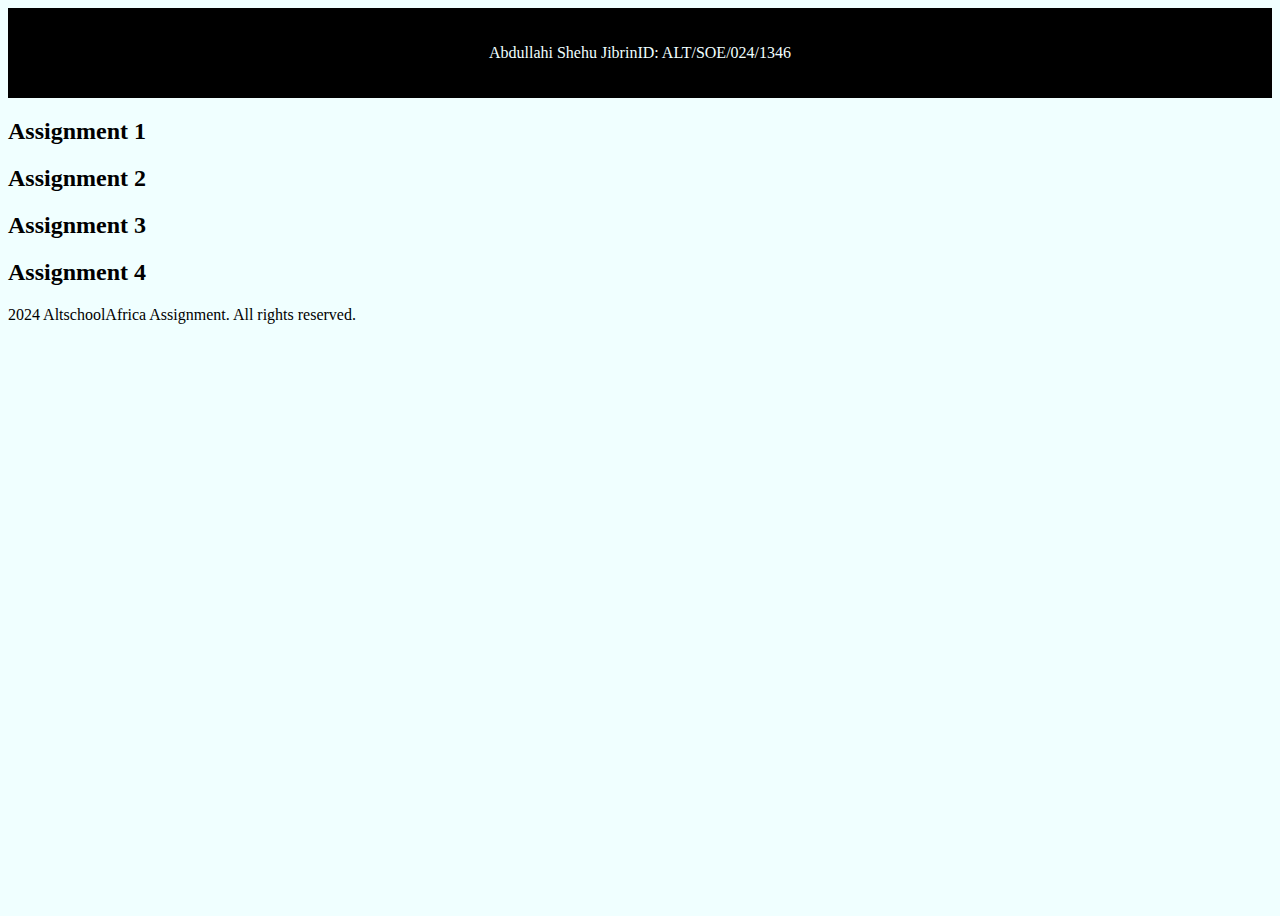
<file: Assignment/index.html>
<!DOCTYPE html>
<html lang="en">
<head>
    <meta charset="UTF-8">
    <meta name="viewport" content="width=device-width, initial-scale=1.0">
    <title>Assignment</title>
    <link rel="stylesheet" href="style.css">
</head>
<body>
    <div class="header">
        <header>
            <p>Abdullahi Shehu Jibrin</p>
        </br>
            <p>ID: ALT/SOE/024/1346</p>
        </header>
    </div>
    <div class="ass-1-4">
        <div class="Ass-1">
            <h2>Assignment 1</h2>
        </div>
        <div class="Ass-2">
            <h2>Assignment 2</h2>
        </div>
        <div class="Ass-3">
            <h2>Assignment 3</h2>
        </div>
        <div class="Ass-4">
            <h2>Assignment 4</h2>
        </div>
    </div>
        <div class="footer">
            <p>2024 AltschoolAfrica Assignment. All rights reserved.</p>
        </div>
          
        
    
</body>
</html>
</file>
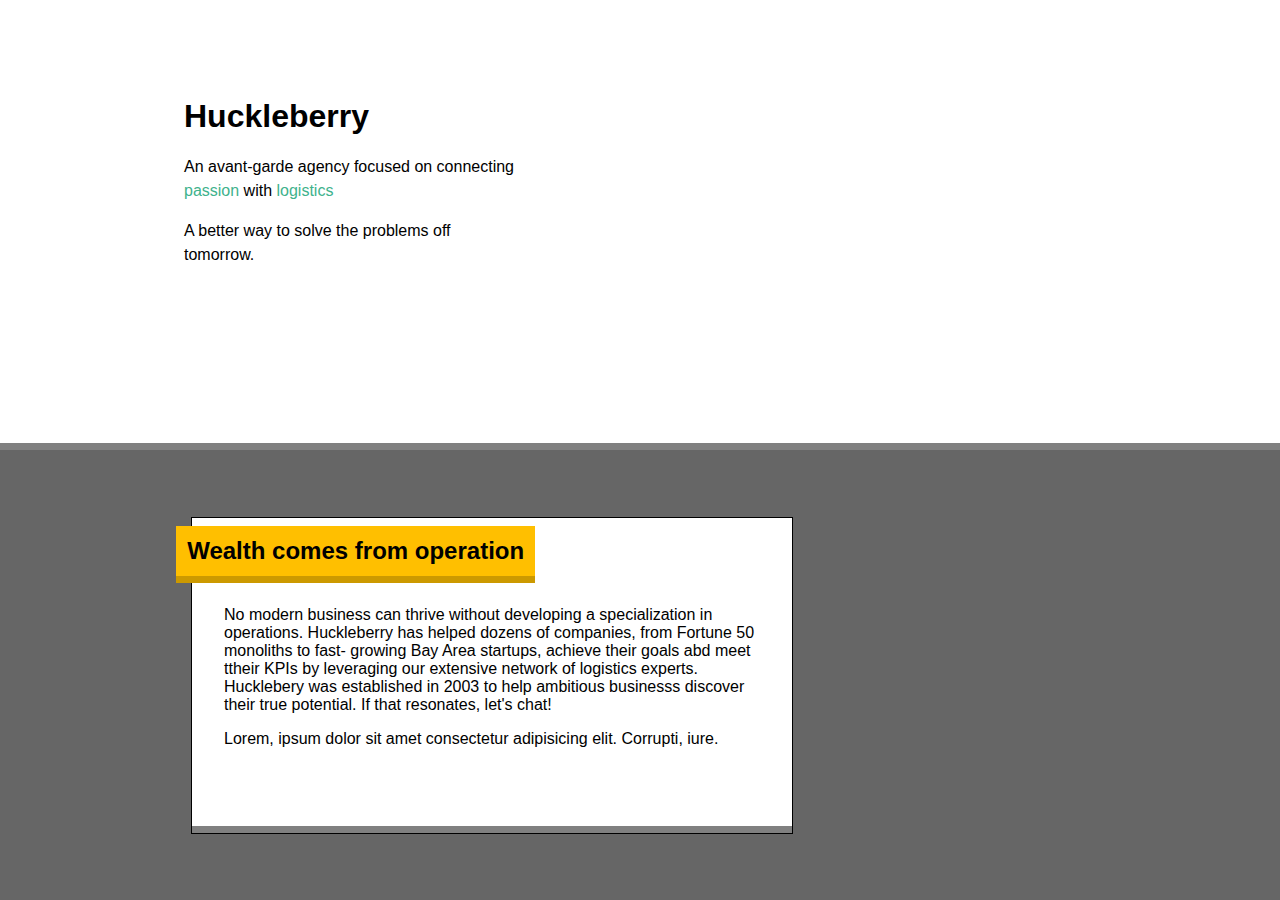
<file: Assignment/ass 2/index.html>
<!DOCTYPE html>
<html lang="en">
  <head>
    <meta charset="UTF-8" />
    <meta name="viewport" content="width=device-width, initial-scale=1.0" />
    <link rel="stylesheet" href="style.css" />
    <title>Abtech-ass2</title>
  </head>
  <body>
    <main>
      <section class="top">
        <div class="top-text">
          <h1>Huckleberry</h1>
          <div class="p-tag">
            <p>
              An avant-garde agency focused on connecting <br />
              <span>passion</span> with <span>logistics</span>
            </p>
            <p>
              A better way to solve the problems off <br />
              tomorrow.
            </p>
          </div>
        </div>
      </section>

      <section class="bottom">
        <div class="bottom-text-container">
          <div class="bottom-text">
            <h2>Wealth comes from operation</h2>
            <div class="bottom-p-tag">
              <p>
                No modern business can thrive without developing a
                specialization in operations. Huckleberry has helped dozens of
                companies, from Fortune 50 monoliths to fast- growing Bay Area
                startups, achieve their goals abd meet ttheir KPIs by leveraging
                our extensive network of logistics experts.
                <br />
                Hucklebery was established in 2003 to help ambitious businesss
                discover their true potential. If that resonates, let's chat!
              </p>
              <p>
                Lorem, ipsum dolor sit amet consectetur adipisicing elit.
                Corrupti, iure.
              </p>
            </div>
          </div>
        </div>
      </section>
    </main>
  </body>
</html>
</file>
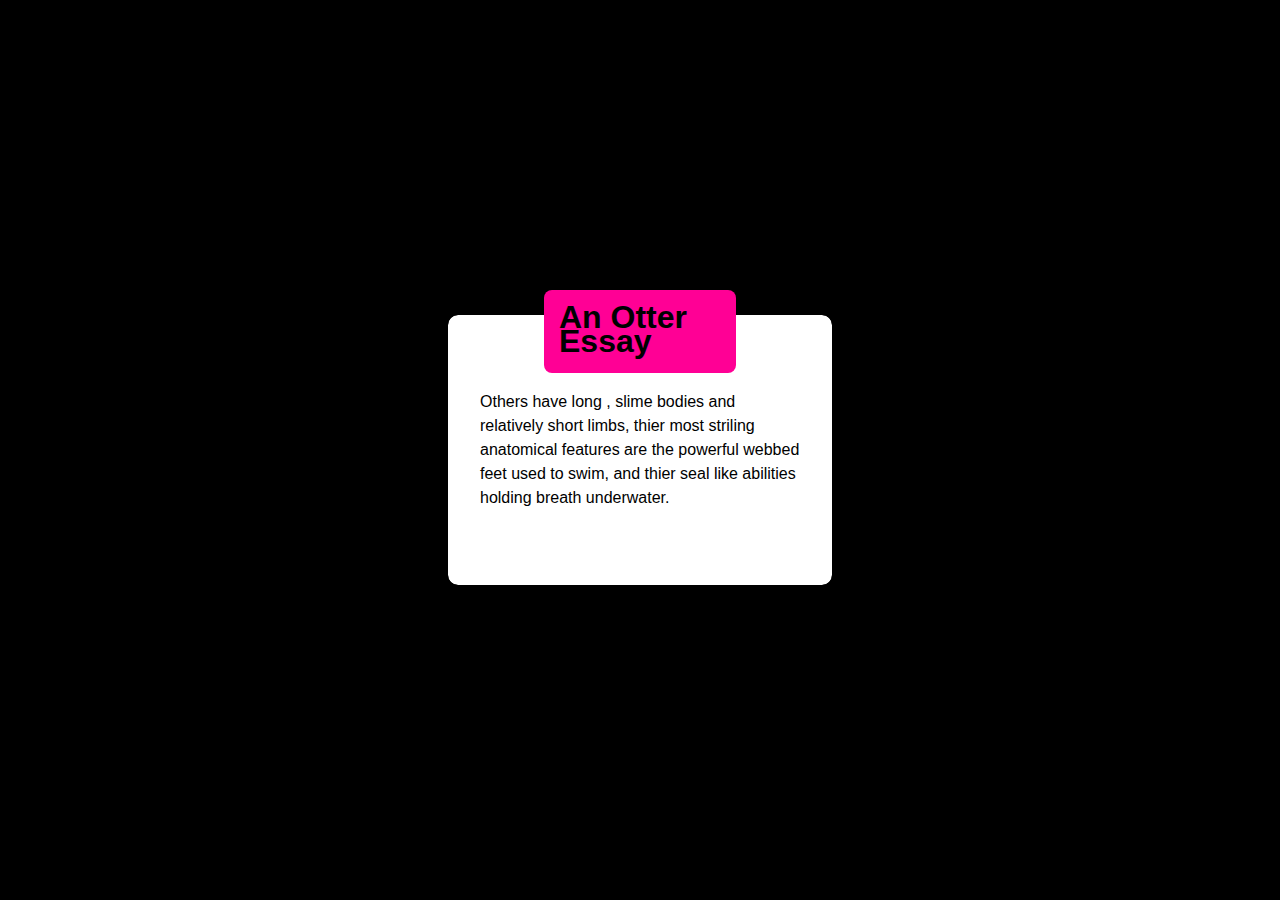
<file: Assignment/ass1/index.html>
<!DOCTYPE html>
<html lang="en">
  <head>
    <meta charset="UTF-8" />
    <meta name="viewport" content="width=device-width, initial-scale=1.0" />
    <link rel="stylesheet" href="style.css" />
    <title>Abtech-ass1</title>
  </head>
  <body>
    <main>
      <section class="pink-side">
        <h1>An Otter Essay</h1>
      </section>
      <section>
        <p>
          Others have long , slime bodies and relatively short limbs, thier most
          striling anatomical features are the powerful webbed feet used to
          swim, and thier seal like abilities holding breath underwater.
        </p>
      </section>
    </main>
  </body>
</html>
</file>
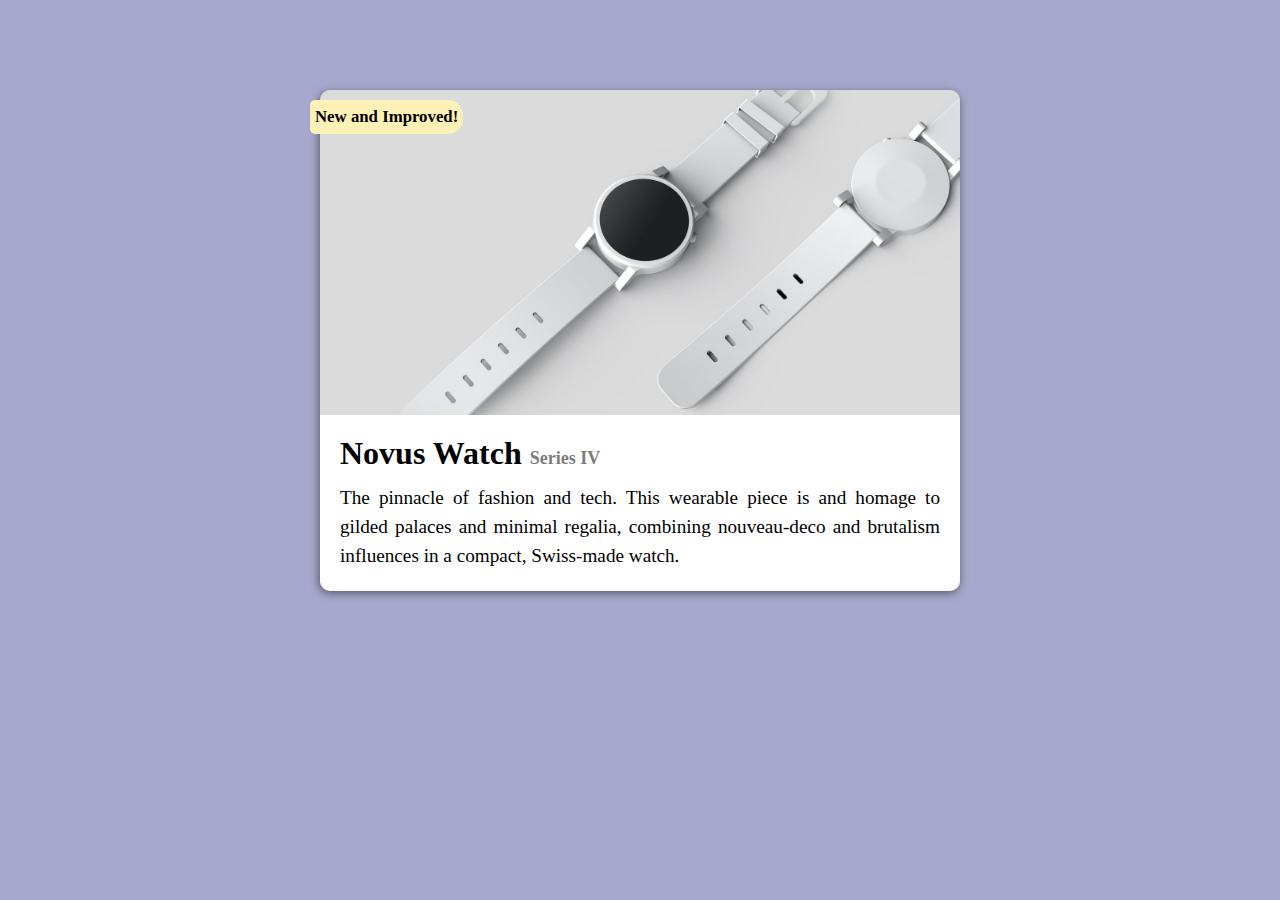
<file: Assignment/ass3/index.html>
<!DOCTYPE html>
<html lang="en">
  <head>
    <meta charset="UTF-8" />
    <meta http-equiv="X-UA-Compatible" content="IE=edge" />
    <meta name="viewport" content="width=device-width, initial-scale=1.0" />
    <link rel="stylesheet" href="style.css" />
    <title>Abtech-ass3</title>
  </head>
  <body>
    <section class="main-box">
      
      <div class="image">
        <img src="Asset/Watch.jpg" alt="Watch" />
      </div>

      <div class="new">
        <h2>New and Improved!</h2>
      </div>

      <div class="text">
        <h1>Novus Watch <span>Series IV</span></h1>
        <p>
          The pinnacle of fashion and tech. This wearable piece is and homage to
          gilded palaces and minimal regalia, combining nouveau-deco and
          brutalism influences in a compact, Swiss-made watch.
        </p>
      </div>
    </section>
  </body>
</html>
</file>
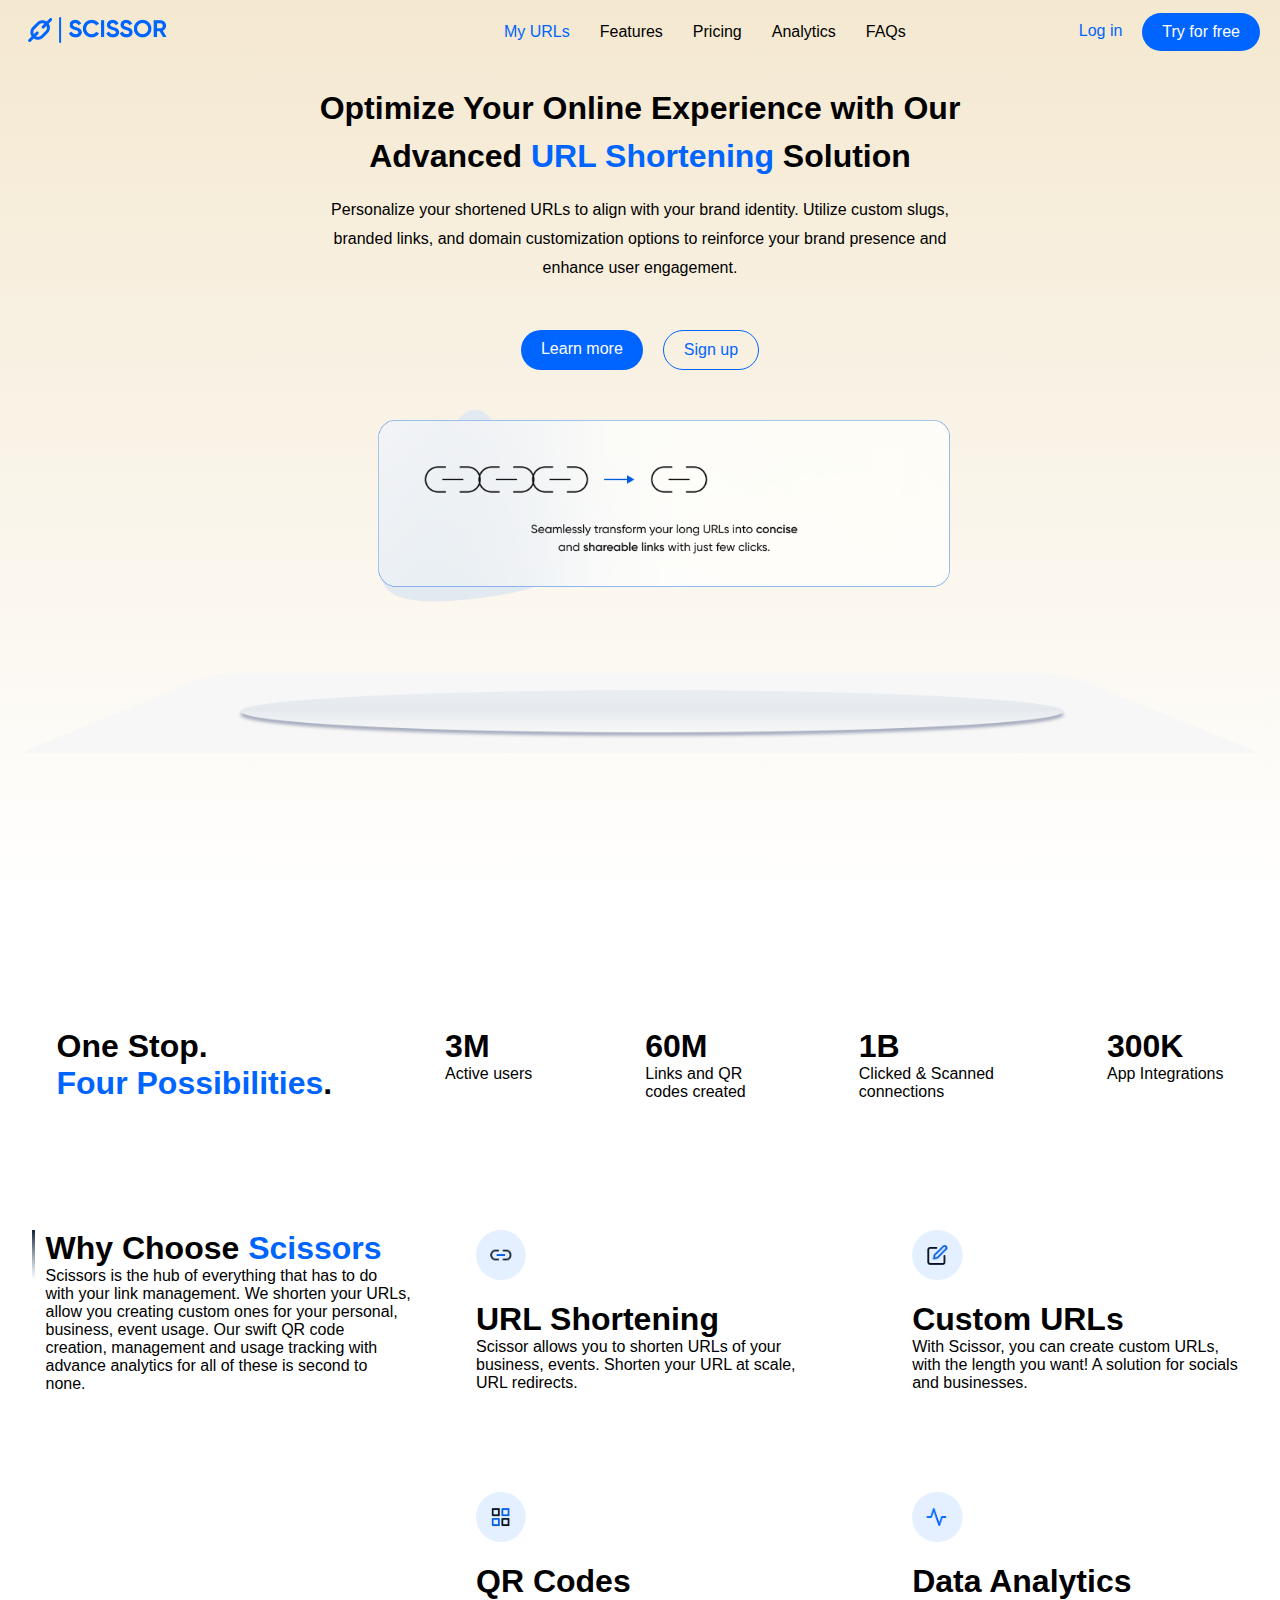
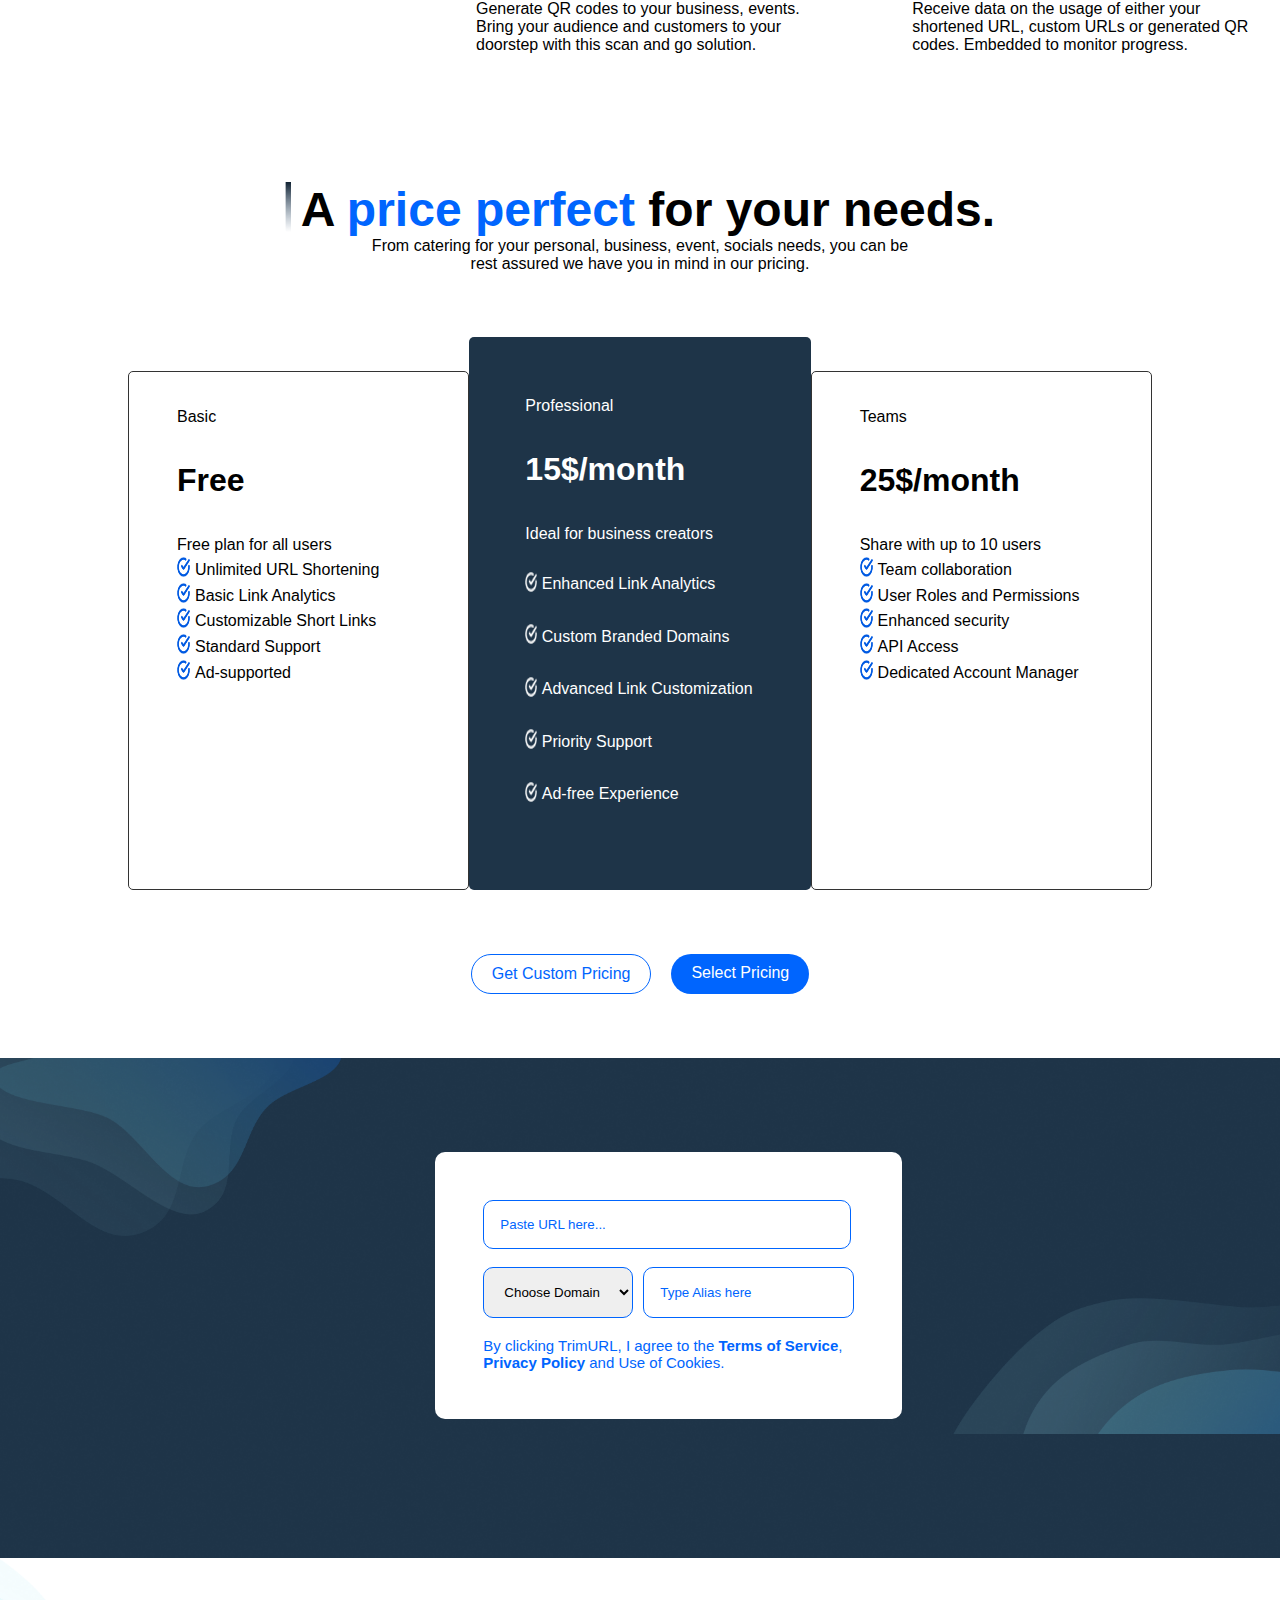
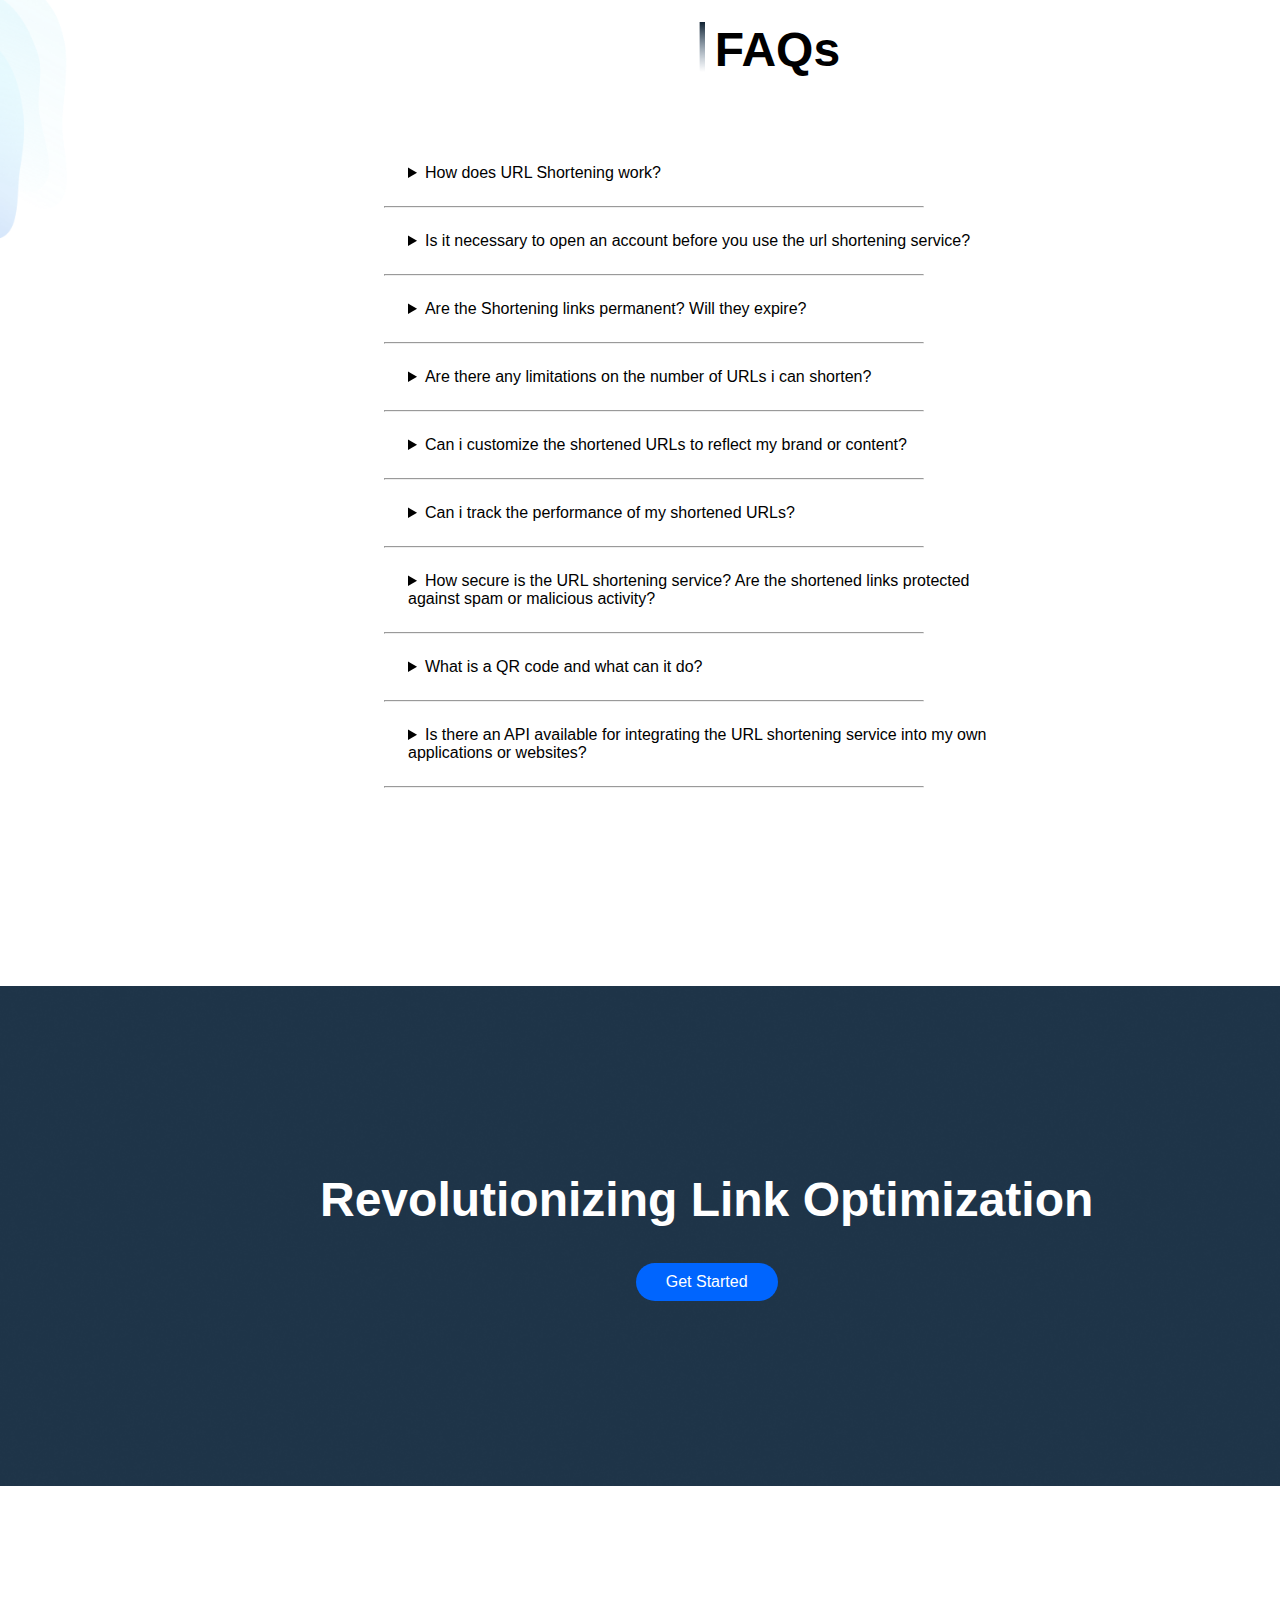
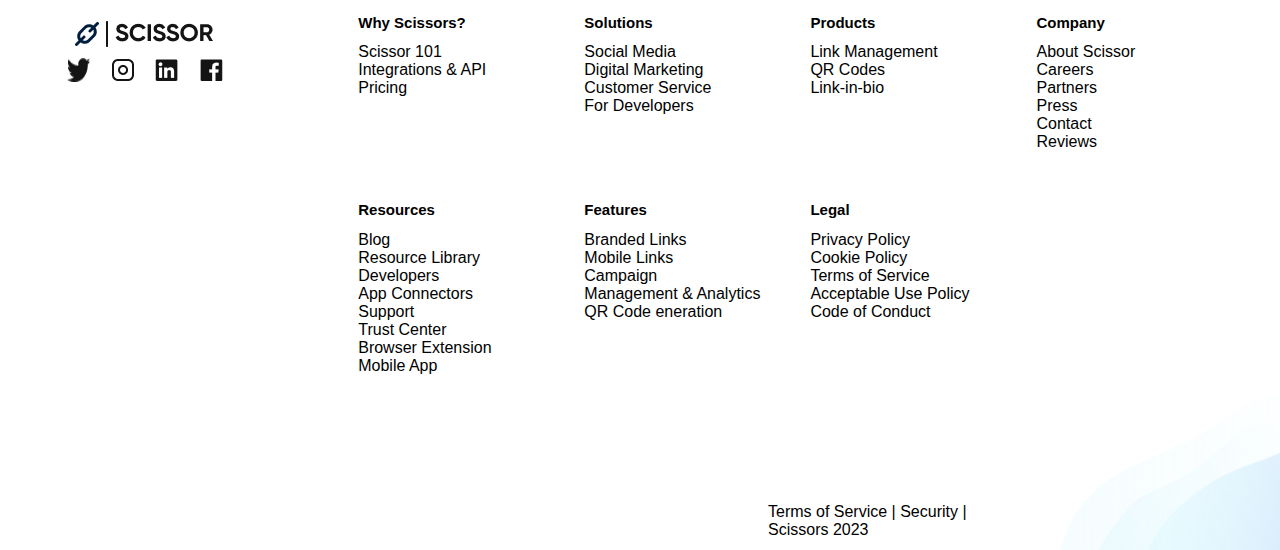
<file: Assignment/ass6/Index.html>
<!DOCTYPE html>
<html lang="en">
  <head>
    <meta charset="UTF-8" />
    <meta name="viewport" content="width=device-width, initial-scale=1.0" />
    <title>Document</title>
    <link rel="stylesheet" href="Style.css" />
  </head>
  <body>
    <section id="Landing-page">
      <nav>
        <!-- Logo -->
        <div class="logo">
          <img src="Assets/Logo (2).png" alt="Logo" />
        </div>
      
        <!-- Hamburger Icon -->
        <div class="hamburger" id="hamburger">
          <span></span>
          <span></span>
          <span></span>
        </div>
      
        <!-- Nav links -->
        <div class="nav-links" id="navLinks">
          <ul>
            <li><a href="#" class="Active">My URLs</a></li>
            <li><a href="#">Features</a></li>
            <li><a href="#">Pricing</a></li>
            <li><a href="#">Analytics</a></li>
            <li><a href="#">FAQs</a></li>
          </ul>
        </div>
      
        <!-- Signup button -->
        <div class="Accounts">
          <a href="#">Log in</a>
          <a href="#">Try for free</a>
        </div>
      </nav>
      

      <!-- body -->
      <div class="Hero-text">
        <h1>
          Optimize Your Online Experience with Our <br />
          Advanced <span>URL Shortening</span> Solution
        </h1>
        <p>
          Personalize your shortened URLs to align with your brand identity.
          Utilize custom slugs, <br />
          branded links, and domain customization options to reinforce your
          brand presence and <br />
          enhance user engagement.
        </p>

        <div class="Hero-Accounts">
          <a href="#">Learn more</a>
          <a href="#">Sign up</a>
        </div>

        <div class="Hero-img">
          <img src="Assets/Group 2.png" alt="Image" />
          <img src="Assets/Group 3.png" alt="Image" />
        </div>
      </div>
    </section>

    <!-- Section 2 -->
    <section>
      <div class="Section2">
        <div>
          <h1>
            One Stop. <br />
            <span>Four Possibilities</span>.
          </h1>
        </div>

        <div>
          <h1>3M</h1>
          <p>Active users</p>
        </div>

        <div>
          <h1>60M</h1>
          <p>
            Links and QR <br />
            codes created
          </p>
        </div>

        <div>
          <h1>1B</h1>
          <p>
            Clicked & Scanned <br />
            connections
          </p>
        </div>

        <div>
          <h1>300K</h1>
          <p>App Integrations</p>
        </div>
      </div>
    </section>

    <!-- Section 3 -->
    <section id="Section3">
      <div class="Section3">
        <div class="Scissors-heading">
          <img src="Assets/Line 70.png" alt="Line" width="1%" height="50vh" />
          <div>
            <h1>Why Choose <span>Scissors</span></h1>
            <p>
              Scissors is the hub of everything that has to do <br />
              with your link management. We shorten your URLs, <br />
              allow you creating custom ones for your personal, <br />
              business, event usage. Our swift QR code <br />
              creation, management and usage tracking with <br />
              advance analytics for all of these is second to <br />
              none.
            </p>
          </div>
        </div>

        <!--  -->
        <div class="Section3-Groups">
          <div>
            <img
              src="Assets/Group 6.png"
              class="Section3-icons"
              alt="Url"
              width="15%" />
            <h1>URL Shortening</h1>
            <p>
              Scissor allows you to shorten URLs of your <br />
              business, events. Shorten your URL at scale, <br />
              URL redirects.
            </p>
          </div>
          <div>
            <img
              src="Assets/Frame 1000001695.png"
              class="Section3-icons"
              alt="Custom"
              width="15%" />
            <h1>Custom URLs</h1>
            <p>
              With Scissor, you can create custom URLs, <br />
              with the length you want! A solution for socials <br />
              and businesses.
            </p>
          </div>
          <div>
            <img
              src="Assets/Frame 1000001695 (1).png"
              class="Section3-icons"
              alt="QR codes"
              width="15%" />
            <h1>QR Codes</h1>
            <p>
              Generate QR codes to your business, events. <br />
              Bring your audience and customers to your <br />
              doorstep with this scan and go solution.
            </p>
          </div>
          <div>
            <img
              src="Assets/Frame 1000001718.png"
              class="Section3-icons"
              alt="Analytics"
              width="15%" />
            <h1>Data Analytics</h1>
            <p>
              Receive data on the usage of either your <br />
              shortened URL, custom URLs or generated QR <br />
              codes. Embedded to monitor progress.
            </p>
          </div>
        </div>
      </div>
    </section>

    <!-- Secton 4 -->
    <section id="Section4">
      <div class="Section4">
        <div class="price-perfect">
          <img src="Assets/Line 70.png" alt="Line" width=".6%" height="50vh" />
          <h1>A <span>price perfect</span> for your needs.</h1>
        </div>
        <p>
          From catering for your personal, business, event, socials needs, you
          can be <br />
          rest assured we have you in mind in our pricing.
        </p>
      </div>

      <!-- Cards -->
      <div class="Section4-cards">
        <div class="card1">
          <p>Basic</p>
          <br />
          <h1>Free</h1>
          <br />
          <p>Free plan for all users</p>
          <div>
            <div class="plans">
              <img
                src="Assets/check-circle.png"
                alt="Check-circle"
                width="5%"
                height="20vh" />
              <p>Unlimited URL Shortening</p>
            </div>
            <div class="plans">
              <img
                src="Assets/check-circle.png"
                alt="Check-circle"
                width="5%"
                height="20vh" />
              <p>Basic Link Analytics</p>
            </div>
            <div class="plans">
              <img
                src="Assets/check-circle.png"
                alt="Check-circle"
                width="5%"
                height="20vh" />
              <p>Customizable Short Links</p>
            </div>
            <div class="plans">
              <img
                src="Assets/check-circle.png"
                alt="Check-circle"
                width="5%"
                height="20vh" />
              <p>Standard Support</p>
            </div>
            <div class="plans">
              <img
                src="Assets/check-circle.png"
                alt="Check-circle"
                width="5%"
                height="20vh" />
              <p>Ad-supported</p>
            </div>
          </div>
        </div>

        <!-- card 2 -->
        <div class="card2">
          <p class="ideal">Professional</p>
          <br />
          <h1 class="amount">15$/month</h1>
          <br />
          <p class="ideal">Ideal for business creators</p>
          <br />
          <div>
            <div class="plans2">
              <img
                src="Assets/check-circle2.png"
                alt="Check-circle"
                width="5%"
                height="20vh" />
              <p>Enhanced Link Analytics</p>
            </div>
            <div class="plans2">
              <img
                src="Assets/check-circle2.png"
                alt="Check-circle"
                width="5%"
                height="20vh" />
              <p>Custom Branded Domains</p>
            </div>
            <div class="plans2">
              <img
                src="Assets/check-circle2.png"
                alt="Check-circle"
                width="5%"
                height="20vh" />
              <p>Advanced Link Customization</p>
            </div>
            <div class="plans2">
              <img
                src="Assets/check-circle2.png"
                alt="Check-circle"
                width="5%"
                height="20vh" />
              <p>Priority Support</p>
            </div>
            <div class="plans2">
              <img
                src="Assets/check-circle2.png"
                alt="Check-circle"
                width="5%"
                height="20vh" />
              <p>Ad-free Experience</p>
            </div>
          </div>
        </div>

        <!-- Card 3 -->
        <div class="card1">
          <p>Teams</p>
          <br />
          <h1>25$/month</h1>
          <br />
          <p>Share with up to 10 users</p>
          <div>
            <div class="plans">
              <img
                src="Assets/check-circle.png"
                alt="Check-circle"
                width="5%"
                height="20vh" />
              <p>Team collaboration</p>
            </div>
            <div class="plans">
              <img
                src="Assets/check-circle.png"
                alt="Check-circle"
                width="5%"
                height="20vh" />
              <p>User Roles and Permissions</p>
            </div>
            <div class="plans">
              <img
                src="Assets/check-circle.png"
                alt="Check-circle"
                width="5%"
                height="20vh" />
              <p>Enhanced security</p>
            </div>
            <div class="plans">
              <img
                src="Assets/check-circle.png"
                alt="Check-circle"
                width="5%"
                height="20vh" />
              <p>API Access</p>
            </div>
            <div class="plans">
              <img
                src="Assets/check-circle.png"
                alt="Check-circle"
                width="5%"
                height="20vh" />
              <p>Dedicated Account Manager</p>
            </div>
          </div>
        </div>
      </div>

      <div class="Pricing">
        <a href="#">Get Custom Pricing</a>
        <a href="#">Select Pricing</a>
      </div>
    </section>

    <!-- Section 5 -->
    <section id="Section5">
      <div>
        <img src="Assets/Group 3 (2).png" alt="" />
      </div>

      <div>
        <form action="">
          <div class="url">
            <input type="text" placeholder="Paste URL here..." />
          </div>
          <div class="Domain">
            <select name="" id="">
              <option value="0">Choose Domain</option>
              <option value="1">Choose Domain</option>
              <option value="2">Choose Domain</option>
            </select>

            <input type="text" placeholder="Type Alias here" />
          </div>
          <p class="terms-condition">
            By clicking TrimURL, I agree to the <b>Terms of Service</b>, <br />
            <b>Privacy Policy</b> and Use of Cookies.
          </p>
        </form>
      </div>

      <div>
        <img src="Assets/Group 2 (2).png" alt="" class="vector2" />
      </div>
    </section>

    <!-- Section 6 -->
     <section id="Section6">
      <div class="vector3">
        <div class="vector3-img">
          <img src="Assets/Group 3 (1).png" alt="Vector" width="10%">
        </div>
        <div class="faqs">
          <img src="Assets/Line 70.png" alt="Line" width="10%" height="50vh">
          <h1>FAQs</h1>
        </div>
      </div>

      <div class="dropdown">
        <details>
          <summary>
            How does URL Shortening work?
          </summary>
          <div
            <a href="">
              Learn more
            </a>
          </div>
        </details>
        <hr>
        <details>
          <summary>
            Is it necessary to open an account before you use the url shortening service?
          </summary>
          <div>
            <a href="">
              Learn more
            </a>
          </div>
        </details>
        <hr>
        <details>
          <summary>
            Are the Shortening links permanent? Will they expire?
          </summary>
          <div>
            <a href="" >
              Learn more
            </a>
          </div>
        </details>
        <hr>
        <details>
          <summary>
            Are there any limitations on the number of URLs i can shorten?
          </summary>
          <div>
            <a href="">
              Learn more
            </a>
          </div>
        </details>
        <hr>
        <details>
          <summary>
            Can i customize the shortened URLs to reflect my brand or content?
          </summary>
          <div>
            <a href="">
              Learn more
            </a>
          </div>
        </details>
        <hr>
        <details>
          <summary>
            Can i track the performance of my shortened URLs?
          </summary>
          <div>
            <a href="">
              Learn more
            </a>
          </div>
        </details>
        <hr>
        <details>
          <summary>
            How secure is the URL shortening service? Are the shortened links protected <br> against spam or malicious activity?
          </summary>
          <div>
            <a href="">
              Learn more
            </a>
          </div>
        </details>
        <hr>
        <details>
          <summary>
            What is a QR code and what can it do?
          </summary>
          <div>
            <a href="">
              Learn more
            </a>
          </div>
        </details>
        <hr>
        <details>
          <summary>
            Is there an API available for integrating the URL shortening service into my own <br> applications or websites?
          </summary>
          <div>
            <a href="">
              Learn more
            </a>
          </div>
        </details>
        <hr>
      </div>
    </section>

  <!-- Section 7 -->
    <section id="Section7">
      <!-- <div>
        <img src="Assets/Group 3 (2).png" alt=""/>
      </div> -->

      <div class="Revolution">
        <h1>Revolutionizing Link Optimization</h1>
        <br>
        <br>
        <a href="#">Get Started</a>
      </div>

      <!-- <div>
        <img src="Assets/Group 2 (2).png" alt="" class="vector2" />
      </div> -->
    </section>

    <!-- Footer -->
    <footer>
      <div class="Footer">
        <div>
          <img src="Assets/Logo.png" alt="">
          <div class="footer-icons">
            <img src="Assets/Vector.png" alt="">
            <img src="Assets/svg.feather.png" alt="">
            <img src="Assets/i.fi-social-linkedin.png" alt="">
            <img src="Assets/i.fi-social-facebook.png" alt="">
          </div>
        </div>

        <!--  -->
        <div class="Footer-links">
          <div>
            <h1>Why Scissors?</h1>
            <li>Scissor 101</li>
            <li>Integrations & API</li> 
            <li>Pricing</li> 
          </div>
          <!--  -->
          <div>
            <h1>Solutions</h1>
            <li>Social Media</li>
            <li>Digital Marketing</li> 
            <li>Customer Service</li> 
            <li>For Developers</li> 
          </div>
          <!--  -->
          <div>
            <h1>Products</h1>
            <li>Link Management</li>
            <li>QR Codes</li> 
            <li>Link-in-bio</li> 
          </div>
          <!--  -->
          <div>
            <h1>Company</h1>
            <li>About Scissor</li>
            <li>Careers</li> 
            <li>Partners</li> 
            <li>Press</li> 
            <li>Contact</li> 
            <li>Reviews</li> 
          </div>
          <!--  -->
          <div>
            <h1>Resources</h1>
            <li>Blog</li>
            <li>Resource Library</li> 
            <li>Developers</li> 
            <li>App Connectors</li> 
            <li>Support</li> 
            <li>Trust Center</li> 
            <li>Browser Extension</li> 
            <li>Mobile App</li> 
          </div>
          <!--  -->
          <div>
            <h1>Features</h1>
            <li>Branded Links</li>
            <li>Mobile Links</li> 
            <li>Campaign</li>
            <li>Management & Analytics</li>
            <li>QR Code eneration</li> 
          </div>
          <!--  -->
          <div>
            <h1>Legal</h1>
            <li>Privacy Policy</li>
            <li>Cookie Policy</li> 
            <li>Terms of Service</li>
            <li>Acceptable Use Policy</li> 
            <li>Code of Conduct</li> 
          </div>
        </div>
      </div>

    </footer>
    <div class="Footer-bottom">
      <p>Terms of Service | Security | Scissors 2023</p>
      <img src="Assets/Group 2 (3).png" alt="">
    </div>

    <script src="App.js"></script>
  </body>
</html>
</file>
<file: Assignment/style.css>
*/ {
    margin: 0;
    padding: 0;
    font-family: sans-serif;
    box-sizing: border-box;
}
body {
    background-color: azure;
    height: 100vh;
    

}
.header {
    padding: 20px;
    color: azure;
    background-color: black;
}
.header header {
    display: flex;
    justify-content: center;
}
footer {
    background-color: black;
    color: azure;
    padding: 10px;

}
footer {
background-color: black;
}
</file>
<file: Assignment/ass 2/style.css>
* {
    margin: 0;
    padding: 0;
    box-sizing: border-box;
    list-style: none;
    text-decoration: none;
    font-family: Arial, Helvetica, sans-serif;
  }
  
  body {
    height: 100vh;
  }
  
  main {
    height: 100vh;
    display: flex;
    flex-direction: column;
  }
  
  .top {
    height: 50vh;
    display: flex;
    justify-content: center;
    align-items: center;
    border-bottom: 7px solid grey;
  }
  
  .top .top-text {
    height: 90%;
    padding: 1rem;
    margin-left: -40%;
  }
  .top .top-text h1 {
    font-size: 2rem;
    font-weight: bold;
    margin-top: 15%;
  }
  .top .top-text p {
    width: 400px;
  }
  .top .top-text .p-tag {
    margin-top: 5%;
    display: flex;
    flex-direction: column;
    gap: 1rem;
    line-height: 1.5rem;
  }
  .top .top-text .p-tag span {
    color: #40b28c;
  }
  /* bottom half */
  .bottom {
    height: 50vh;
    display: flex;
    justify-content: left;
    align-items: center;
    background-color: #666666;
    padding-left: 15%;
  }
  .bottom-text-container {
    outline: 1px solid black;
    max-width: 600px;
    height: 70%;
    padding: 2rem;
    position: relative;
    border-bottom: 7px solid grey;
    background-color: white;
  }
  
  .bottom-text h2 {
    padding: 0.7rem;
    width: fit-content;
    position: absolute;
    top: 0.5rem;
    left: -1rem;
    background-color: #ffbf00;
    border-bottom: 7px solid #cc9900;
  }
  .bottom-text .bottom-p-tag {
    margin-top: 3.5rem;
    display: flex;
    flex-direction: column;
    gap: 1rem;
  }
</file>
<file: Assignment/ass1/style.css>
* {
    margin: 0;
    padding: 0;
    box-sizing: border-box;
    font-family: Arial, Helvetica, sans-serif;
  }
  
  body {
    height: 100vh;
    display: flex;
    justify-content: center;
    align-items: center;
    background-color: black;
  }
  
  main {
    outline: 1px solid black;
    height: 30%;
    width: 30%;
    border-radius: 10px;
    position: relative;
    display: flex;
    align-items: center;
    padding: 2rem;
    background-color: white;
    line-height: 1.5rem;
  }
  
  .pink-side {
    display: flex;
    width: 50%;
    padding: 15px;
    padding-bottom: 20px;
    border-radius: 8px;
    position: absolute;
    top: -25px;
    left: 6rem;
    right: 0px;
    background-color: #ff0095;
    z-index: 1;
  }
</file>
<file: Assignment/ass3/style.css>
* {
    margin: 0;
    padding: 0;
    box-sizing: border-box;
    font-family: Georgia, Times, serif;
  }
  
  body {
    background-color: #a7a8cd;
  }
  
  .main-box {
    height: 500px;
    align-content: center;
    width: 50%;
    margin-left: 25%;
    margin-top: 7%;
    border-radius: 10px;
    position: relative;
    box-shadow: -1px 3px 10px rgba(0, 0, 0, 0.5);
  }
  
  .main-box .new {
    background-color: #fdf1b5;
    padding-inline: 5px;
    padding-block: 7px;
    font-size: 0.7rem;
    border-top-left-radius: 5px;
    border-bottom-left-radius: 5px;
    border-top-right-radius: 15px;
    border-bottom-right-radius: 15px;
    position: absolute;
    top: 10px;
    left: -10px;
  }
  
  .main-box .image {
    height: 65%;
  }
  
  .main-box .image img {
    width: 100%;
    height: 100%;
    object-fit: cover;
    border-top-left-radius: 10px;
    border-top-right-radius: 10px;
  }
  
  .main-box .text {
    padding: 20px;
    background-color: #ffffff;
    border-bottom-left-radius: 10px;
    border-bottom-right-radius: 10px;
  }
  
  .main-box .text h1 {
    padding-block-end: 0.8rem;
  }
  
  .main-box .text h1 span {
    font-size: large;
    color: #7c7c7c;
  }
  
  .main-box .text p {
    text-align: justify;
    font-size: 1.2rem;
    text-decoration: solid;
    font-weight: normal;
    line-height: 1.5;
  }
</file>
<file: Assignment/ass6/Style.css>
* {
  margin: 0;
  padding: 0;
  color: black;
  font-family: "Segoe UI", Tahoma, Geneva, Verdana, sans-serif;
}

#Landing-page {
  background-image: linear-gradient(#f4e8d0, white);
  height: 100vh;
}

.logo img {
  width: 50%;
}

nav {
  display: flex;
  justify-content: space-between;
  align-items: center;
  padding: 10px 20px;
}

.nav-links {
  display: flex;
}

.nav-links ul {
  display: flex;
  gap: 30px;
}

.nav-links ul li {
  list-style-type: none;
}

.nav-links ul li a {
  text-decoration: none;
  color: black;
}

.Accounts {
  display: flex;
  gap: 20px;
}

.Accounts a:nth-child(1) {
  color: #0065fe;
  text-decoration: none;
  margin-top: 5%;
}

.Accounts a:nth-child(2) {
  background-color: #0065fe;
  color: #fff;
  padding: 10px 20px 10px 20px;
  border-radius: 50px;
  text-decoration: none;
}

.hamburger {
  display: none;
  flex-direction: column;
  gap: 5px;
  cursor: pointer;
}

.nav-links .Active {
  color: #0065fe;
}

.hamburger span {
  display: block;
  width: 25px;
  height: 3px;
  background-color: black;
  border-radius: 5px;
}

/* body */
.Hero-text {
  display: flex;
  flex-direction: column;
  justify-content: center;
  align-items: center;
  text-align: center;
  padding: 20px;
  font-size: 1rem;
}

.Hero-text h1 {
  font-size: 2rem;
  line-height: 1.5;
  margin-bottom: 1rem;
}

.Hero-text h1 span {
  color: #0065fe;
}

.Hero-text p {
  font-size: 1rem;
  line-height: 1.8;
  margin-bottom: 1.5rem;
}

.Hero-Accounts {
  display: flex;
  justify-content: center;
  gap: 20px;
  margin-top: 1.5rem;
}

.Hero-Accounts a {
  text-decoration: none;
  padding: 10px 20px;
  border-radius: 50px;
  font-size: 1rem;
}

.Hero-Accounts a:nth-child(1) {
  background-color: #0065fe;
  color: white;
}

.Hero-Accounts a:nth-child(2) {
  background-color: transparent;
  border: 1px solid #0065fe;
  color: #0065fe;
}

.Hero-img {
  margin-top: 2rem;
  display: flex;
  justify-content: center;
  gap: 20px;
  flex-wrap: wrap;
}

.Hero-img img {
  max-width: 50%;
  height: auto;
  flex: 1 1 45%;
}

.Hero-img img:nth-child(2) {
  max-width: 100%;
  height: auto;
  flex: 1 1 45%;
}

/* Section 2 */
.Section2 {
  display: flex;
  margin-top: 10%;
  justify-content: space-around;
}

.Section2 span {
  color: #0065fe;
}

/* Section 3 */
#Section3 {
  margin-top: 10%;
}

.Section3 {
  display: flex;
  justify-content: space-around;
}

.Scissors-heading {
  display: flex;
  gap: 10px;
}

.Scissors-heading span {
  color: #0065fe;
}

.Section3-Groups {
  display: grid;
  grid-template-columns: 1fr 1fr;
  gap: 100px;
}

.Section3-icons {
  padding-bottom: 5%;
}

/* Section 4 */
#Section4 {
  margin-top: 10%;
}

.Section4 span {
  color: #0065fe;
}

.Section4 p {
  text-align: center;
}

.price-perfect {
  display: flex;
  justify-content: center;
  gap: 10px;
  font-size: 1.5rem;
}

.Section4-cards {
  margin-left: 10%;
  margin-right: 10%;
  margin-top: 5%;
  display: grid;
  grid-template-columns: repeat(auto-fit, minmax(300px, 1fr));
}

.card1 {
  border: 1px solid #333;
  display: inline-flex;
  flex-direction: column;
  border-radius: 5px;
  padding-left: 3rem;
  padding-right: 2rem;
  padding-top: 2rem;
  padding-bottom: 2rem;
  line-height: 1.6;
  margin-top: 10%;
}

.plans {
  display: flex;
  gap: 5px;
}

.card2 {
  border: none;
  background-color: #1e3448;
  color: white;
  display: inline-flex;
  flex-direction: column;
  border-radius: 5px;
  padding: 3.5rem;
  line-height: 1.6;
}

.amount {
  font-size: 2rem;
  color: white;
}

.ideal {
  color: white;
}

.plans2 {
  display: flex;
  gap: 5px;
}

.plans2 p {
  color: white;
  line-height: 5;
  margin-top: -12%;
}

.Pricing {
  display: flex;
  justify-content: center;
  margin-top: 5%;
  gap: 20px;
}

.Pricing a:nth-child(1) {
  border: 1px solid #0065fe;
  padding: 10px 20px 10px 20px;
  border-radius: 50px;
  color: #0065fe;
  text-decoration: none;
}

.Pricing a:nth-child(2) {
  border: none;
  padding: 10px 20px 10px 20px;
  border-radius: 50px;
  color: #fff;
  background-color: #0065fe;
  text-decoration: none;
}

/* Section 5 */
#Section5 {
  margin-top: 5%;
  background-image: url("Assets/Rectangle\ 1.png");
  background-position: center;
  background-repeat: no-repeat;
  background-size: cover;
  display: flex;
  justify-content: space-between;
  height: 500px;
}

#Section5 img:nth-child(1) {
  width: 100%;
}

.vector2 {
  margin-top: 48%;
}

#Section5 form {
  background-color: white;
  padding: 3rem;
  border-radius: 10px;
  margin-top: 20%;
}

.url input {
  width: 90%;
  border: 1px solid #0065fe;
  padding: 1rem;
  border-radius: 10px;
  outline: none;
}

.url input::placeholder {
  color: #0065fe;
}

.Domain {
  display: flex;
  gap: 10px;
  margin-top: 5%;
}

.Domain select {
  border: 1px solid #0065fe;
  border-radius: 10px;
  padding: 1rem;
}

.Domain input {
  border: 1px solid #0065fe;
  border-radius: 10px;
  padding: 1rem;
  outline: none;
}

.Domain input::placeholder {
  color: #0065fe;
}

.terms-condition {
  color: #0065fe;
  margin-top: 5%;
  font-size: 15px;
}

.terms-condition b {
  color: #0065fe;
}

#Section6 {
  margin-top: -20%;
  height: 100vh;
}

.faqs {
  display: flex;
  justify-content: center;
  gap: 10px;
  font-size: 1.5rem;
  margin-top: 5%;
}

.dropdown {
  display: flex;
  flex-direction: column;
  justify-content: center;
  margin-left: 30%;
  cursor: pointer;
  margin-top: -13%;
}

.dropdown details {
  padding: 1.5rem;
}

.dropdown hr {
  width: 60%;
}

.vector3 {
  margin-top: 20%;
  display: flex;
}

.vector3-img img {
  width: 20%;
}

/* Sectcion 7 */
#Section7 {
  margin-top: 10%;
  background-image: url("Assets/Rectangle\ 1.png");
  background-position: center;
  background-repeat: no-repeat;
  background-size: cover;
  display: flex;
  justify-content: space-between;
  height: 500px;
}

.Revolution {
  display: flex;
  flex-direction: column;
  justify-content: center;
  align-items: center;
  margin-left: 25%;
}

.Revolution h1 {
  font-size: 3rem;
  font-weight: bold;
  color: white;
}

.Revolution a {
  background-color: #0065fe;
  color: white;
  border-radius: 50px;
  padding: 10px 30px 10px 30px;
  text-decoration: none;
}

/* Footer */
footer {
  margin-top: 10%;
}

footer li {
  list-style-type: none;
}

.Footer {
  display: flex;
  justify-content: space-around;
}

.footer-icons {
  display: flex;
  gap: 20px;
}

.Footer-links h1 {
  font-size: 15px;
  padding-bottom: 7%;
}

.Footer-links {
  display: grid;
  grid-template-columns: 1fr 1fr 1fr 1fr;
  gap: 50px;
}

.Footer-bottom {
  display: flex;
  margin-left: 60%;
}

.Footer-bottom p {
  margin-top: 25%;
}

.Footer-bottom img {
  width: 52%;
}

@media (max-width: 768px) {
  .Footer {
    flex-direction: column;
    align-items: left;
    margin-left: 3%;
  }

  .Footer-links {
    grid-template-columns: 1fr;
  }

  .Footer-bottom p {
    margin-top: 25%;
    margin-left: -140%;
  }
}

@media screen and (max-width: 768px) {
  .nav-links {
    display: none;
    position: absolute;
    top: 60px;
    right: 20px;
    background-color: white;
    flex-direction: column;
    box-shadow: 0 4px 6px rgba(0, 0, 0, 0.1);
    border-radius: 10px;
    padding: 20px;
  }

  .nav-links.active {
    display: flex;
  }

  .nav-links ul {
    flex-direction: column;
    gap: 15px;
  }

  .hamburger {
    display: flex;
  }

  .Accounts {
    display: none;
  }
}

/* Responsive Adjustments */
@media screen and (max-width: 1024px) {
  .Hero-text h1 {
    font-size: 1.75rem;
  }

  .Hero-text p {
    font-size: 0.9rem;
  }
}

@media screen and (max-width: 768px) {
  .Hero-text {
    padding: 15px;
  }

  .Hero-text h1 {
    font-size: 1.5rem;
  }

  .Hero-text p {
    font-size: 0.85rem;
    line-height: 1.6;
  }

  .Hero-Accounts a {
    padding: 8px 15px;
    font-size: 0.9rem;
  }
}

@media screen and (max-width: 480px) {
  .Hero-text h1 {
    font-size: 1.25rem;
  }

  .Hero-Accounts {
    flex-direction: column;
    gap: 10px;
  }

  .Hero-img img {
    flex: 1 1 100%;
  }
}

/* Responsive Adjustments */
@media screen and (max-width: 768px) {
  .Section2 h1 {
    font-size: 1.5rem;
  }

  .Section2 p {
    font-size: 0.9rem;
  }

  .Scissors-heading h1 {
    font-size: 1.5rem;
  }

  .Scissors-heading p {
    font-size: 0.9rem;
  }

  .Section3-Groups h1 {
    font-size: 1rem;
  }

  .Section3-Groups p {
    font-size: 0.85rem;
  }
}

@media screen and (max-width: 480px) {
  .Section2 {
    flex-direction: column;
    text-align: center;
    gap: 50px;
  }

  .Section3 {
    flex-direction: column;
    text-align: center;
    gap: 50px;
  }

  .Section3-Groups {
    display: flex;
    flex-direction: column;
  }

  .Scissors-heading {
    display: flex;
    justify-content: center;
  }

  .Section4 {
    flex-direction: column;
    text-align: center;
    gap: 50px;
  }

  .price-perfect h1 {
    font-size: 1.5rem;
  }

  .dropdown {
    display: flex;
    flex-direction: column;
    justify-content: center;
    margin-left: 3%;
    cursor: pointer;
    margin-top: -13%;
  }
}
</file>
